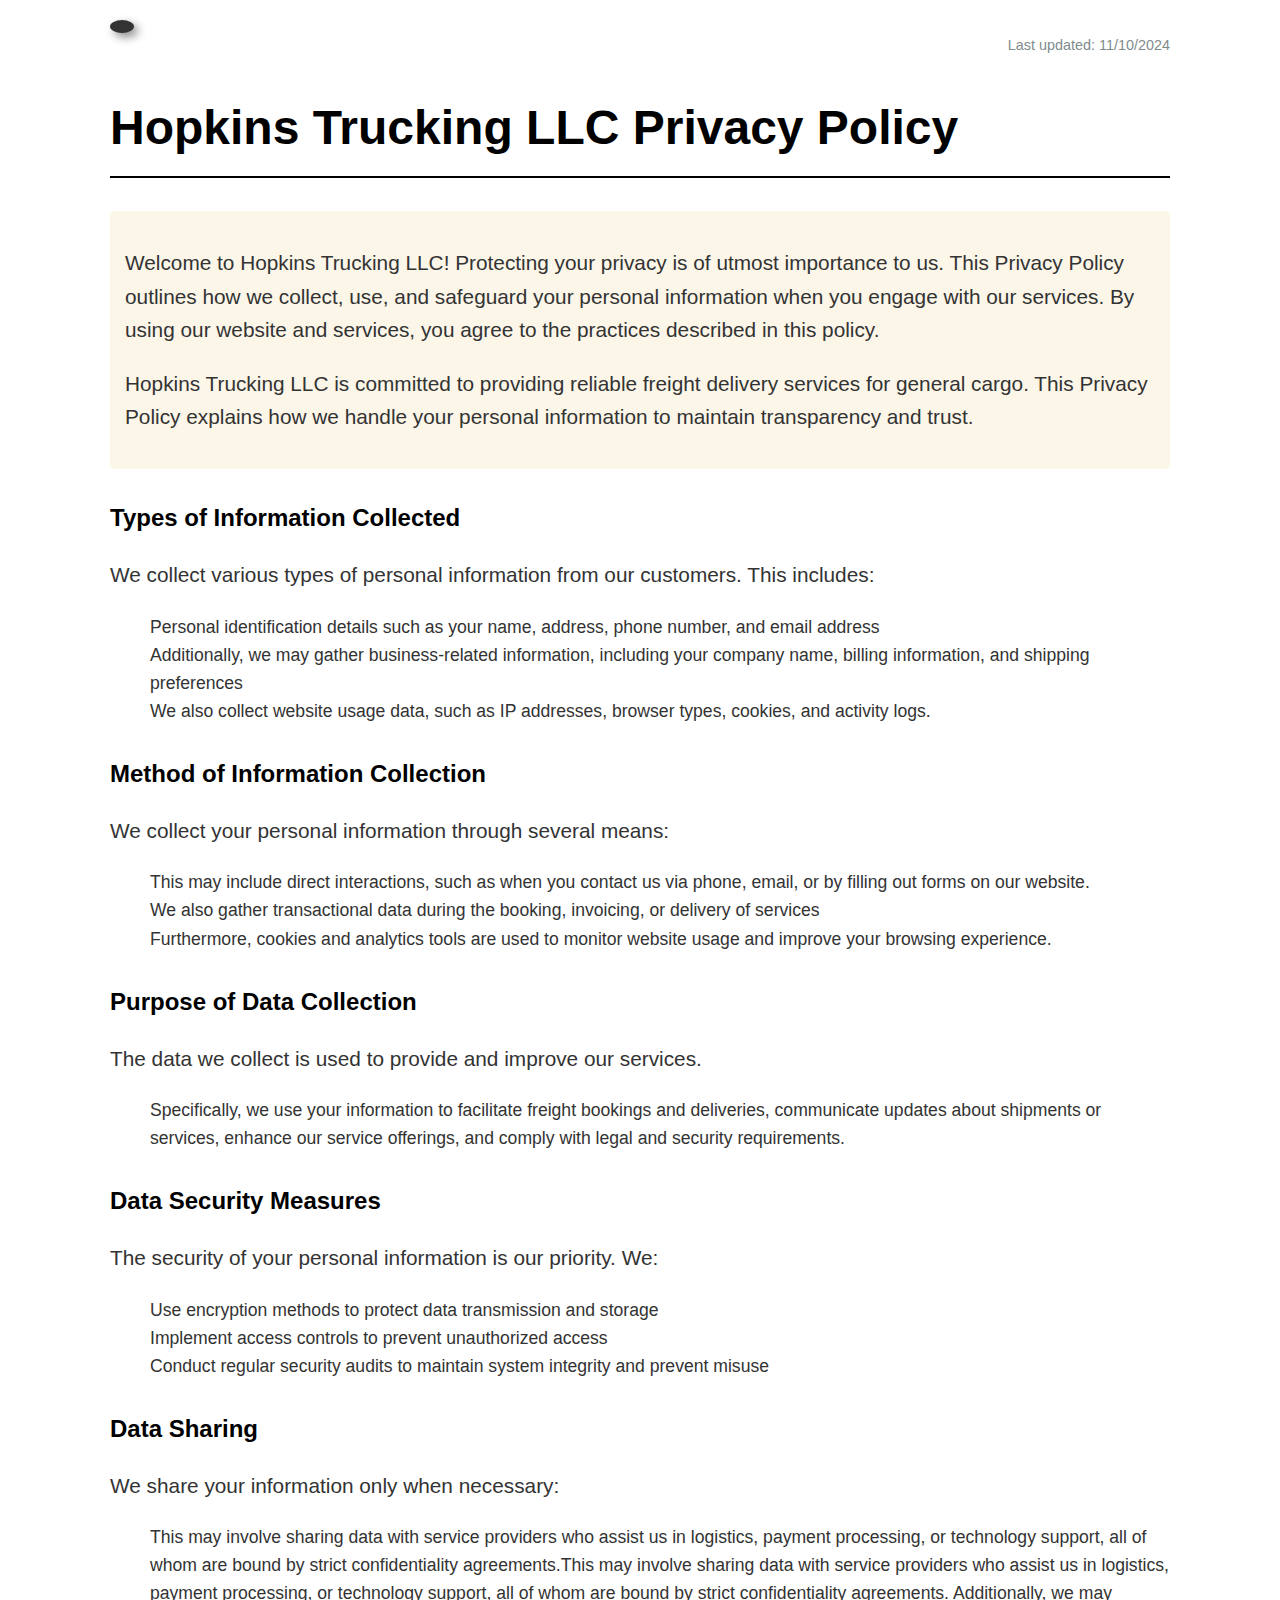
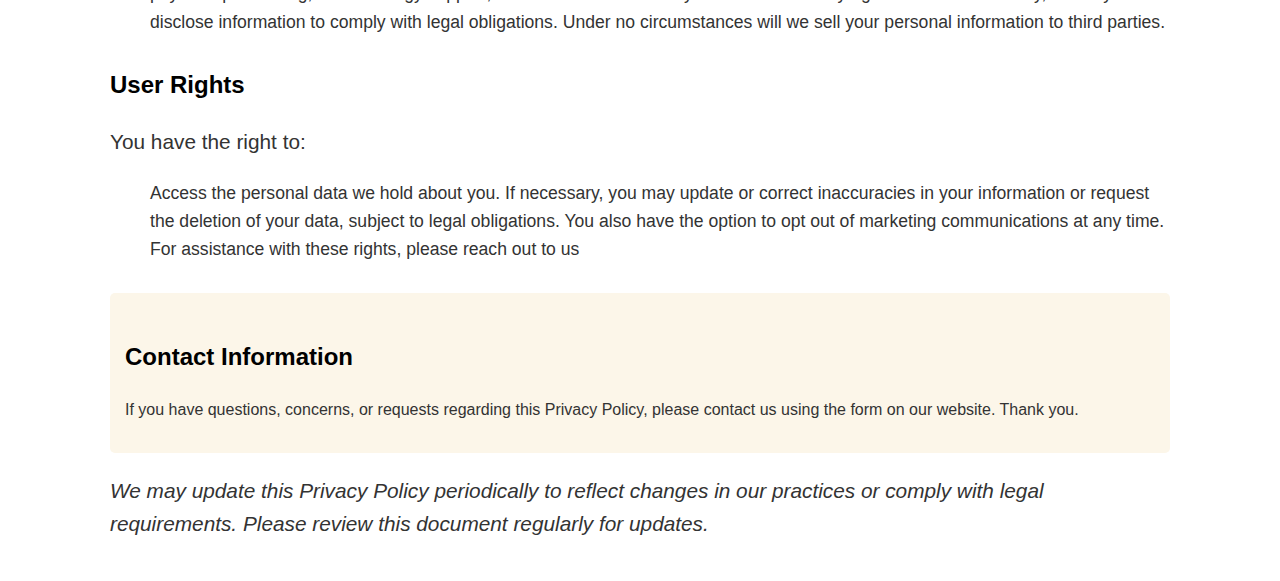
<file: privasy.html>
<!DOCTYPE html>
<html lang="en">

<head>
    <meta charset="UTF-8">
    <meta name="viewport" content="width=device-width, initial-scale=1.0">
    <title>Hopkins Trucking LLC - Privacy Policy</title>
    <link rel="stylesheet" href="https://cdnjs.cloudflare.com/ajax/libs/font-awesome/6.7.1/css/all.min.css"
        integrity="sha512-5Hs3dF2AEPkpNAR7UiOHba+lRSJNeM2ECkwxUIxC1Q/FLycGTbNapWXB4tP889k5T5Ju8fs4b1P5z/iB4nMfSQ=="
        crossorigin="anonymous" referrerpolicy="no-referrer" />
    <style>
        * {
            list-style: none;
            box-sizing: border-box;
        }

        body {
            font-family: Arial, sans-serif;
            line-height: 1.6;
            max-width: 1100px;
            margin: 0 auto;
            padding: 20px;
            color: #333;
        }

        h1 {
            color: #000000;
            border-bottom: 2px solid black;
            padding-bottom: 10px;
            font-size: 3rem;
        }

        h2 {
            color: black;
            margin-top: 30px;
        }

        header {
            position: fixed;
            background-color: #333;
            border-radius: 50%;
            padding: 8px 12px 5px 12px;
            box-shadow: 4px 4px 10px #888888;

        }

        i {
            font-size: 1.2rem;
            color: white;
        }

        .header-info {
            background-color: #fcf6e9;
            padding: 15px;
            border-radius: 5px;
            margin-bottom: 20px;
        }

        .contact-info {
            background-color: #fcf6e9;
            padding: 15px;
            border-radius: 5px;
            margin-top: 30px;
        }

        .last-updated {
            color: #7f8c8d;
            font-size: 0.9em;
            text-align: right;
        }

        p {
            font-size: 1.3rem;
        }

        li {
            font-size: 1.1rem;
        }

        .contact-info p {
            font-size: 1rem;
        }

        @media (max-width: 600px) {
            body {
                padding: 10px;
            }

            h1 {
                font-size: 2rem;
            }

            p {
                font-size: 1rem;
            }

            li {
                font-size: 0.9rem;
            }

            .contact-info p {
                font-size: 0.8rem;
            }
        }
    </style>
</head>

<body>
    <a href="./index.html">
        <header><i class="fa-solid fa-arrow-left"></i></header>
    </a>
    <p class="last-updated">Last updated: 11/10/2024</p>

    <h1>Hopkins Trucking LLC Privacy Policy</h1>

    <div class="header-info">
        <p>Welcome to Hopkins Trucking LLC! Protecting your privacy is of utmost importance to us. This
            Privacy Policy outlines how we collect, use, and safeguard your personal information when you
            engage with our services. By using our website and services, you agree to the practices
            described in this policy.</p>
        <p>Hopkins Trucking LLC is committed to providing reliable freight delivery services for
            general cargo. This Privacy Policy explains how we handle your personal information to
            maintain transparency and trust.
        </p>
    </div>

    <h2>Types of Information Collected</h2>
    <p>We collect various types of personal information from our customers. This includes:</p>
    <ul>
        <li>Personal identification details such as your name, address, phone number, and email address</li>
        <li>Additionally, we may gather business-related information, including your company name, billing
            information, and shipping preferences
        </li>
        <li>We also collect website usage data, such as IP
            addresses, browser types, cookies, and activity logs.</li>
    </ul>

    <h2>Method of Information Collection</h2>
    <p>We collect your personal information through several means:</p>
    <ul>
        <li>This may include direct
            interactions, such as when you contact us via phone, email, or by filling out forms on our
            website.
        </li>
        <li>We also gather transactional data during the booking, invoicing, or delivery of services</li>
        <li>Furthermore, cookies and analytics tools are used to monitor website usage and improve your
            browsing experience.</li>
    </ul>

    <h2>Purpose of Data Collection</h2>
    <p>The data we collect is used to provide and improve our services.</p>
    <ul>
        <li>Specifically, we use
            your information to facilitate freight bookings and deliveries, communicate updates about
            shipments or services, enhance our service offerings, and comply with legal and security
            requirements.
        </li>
    </ul>

    <h2>Data Security Measures</h2>
    <p>The security of your personal information is our priority. We:</p>
    <ul>
        <li>Use encryption methods to protect data transmission and storage</li>
        <li>Implement access controls to prevent unauthorized access</li>
        <li>Conduct regular security audits to maintain system integrity and prevent misuse</li>
    </ul>

    <h2>Data Sharing</h2>
    <p>We share your information only when necessary:</p>
    <ul>
        <li>This may involve sharing data with
            service providers who assist us in logistics, payment processing, or technology support, all of
            whom are bound by strict confidentiality agreements.This may involve sharing data with
            service providers who assist us in logistics, payment processing, or technology support, all of
            whom are bound by strict confidentiality agreements. Additionally, we may disclose information
            to comply with legal obligations. Under no circumstances will we sell your personal information
            to third parties.
            </li>
    </ul>

    <h2>User Rights</h2>
    <p>You have the right to:</p>
    <ul>
        <li>Access the personal data we hold about you. If necessary, you may
            update or correct inaccuracies in your information or request the deletion of your data, subject to
            legal obligations. You also have the option to opt out of marketing communications at any time.
            For assistance with these rights, please reach out to us</li>
    </ul>

    <div class="contact-info">
        <h2>Contact Information</h2>
        <p>If you have questions, concerns, or requests regarding this Privacy Policy, please contact us
            using the form on our website. Thank you.</p>
    </div>

    <p><em>We may update this Privacy Policy periodically to reflect changes in our practices or comply with legal
            requirements. Please review this document regularly for updates.</em></p>
</body>

</html>
</file>
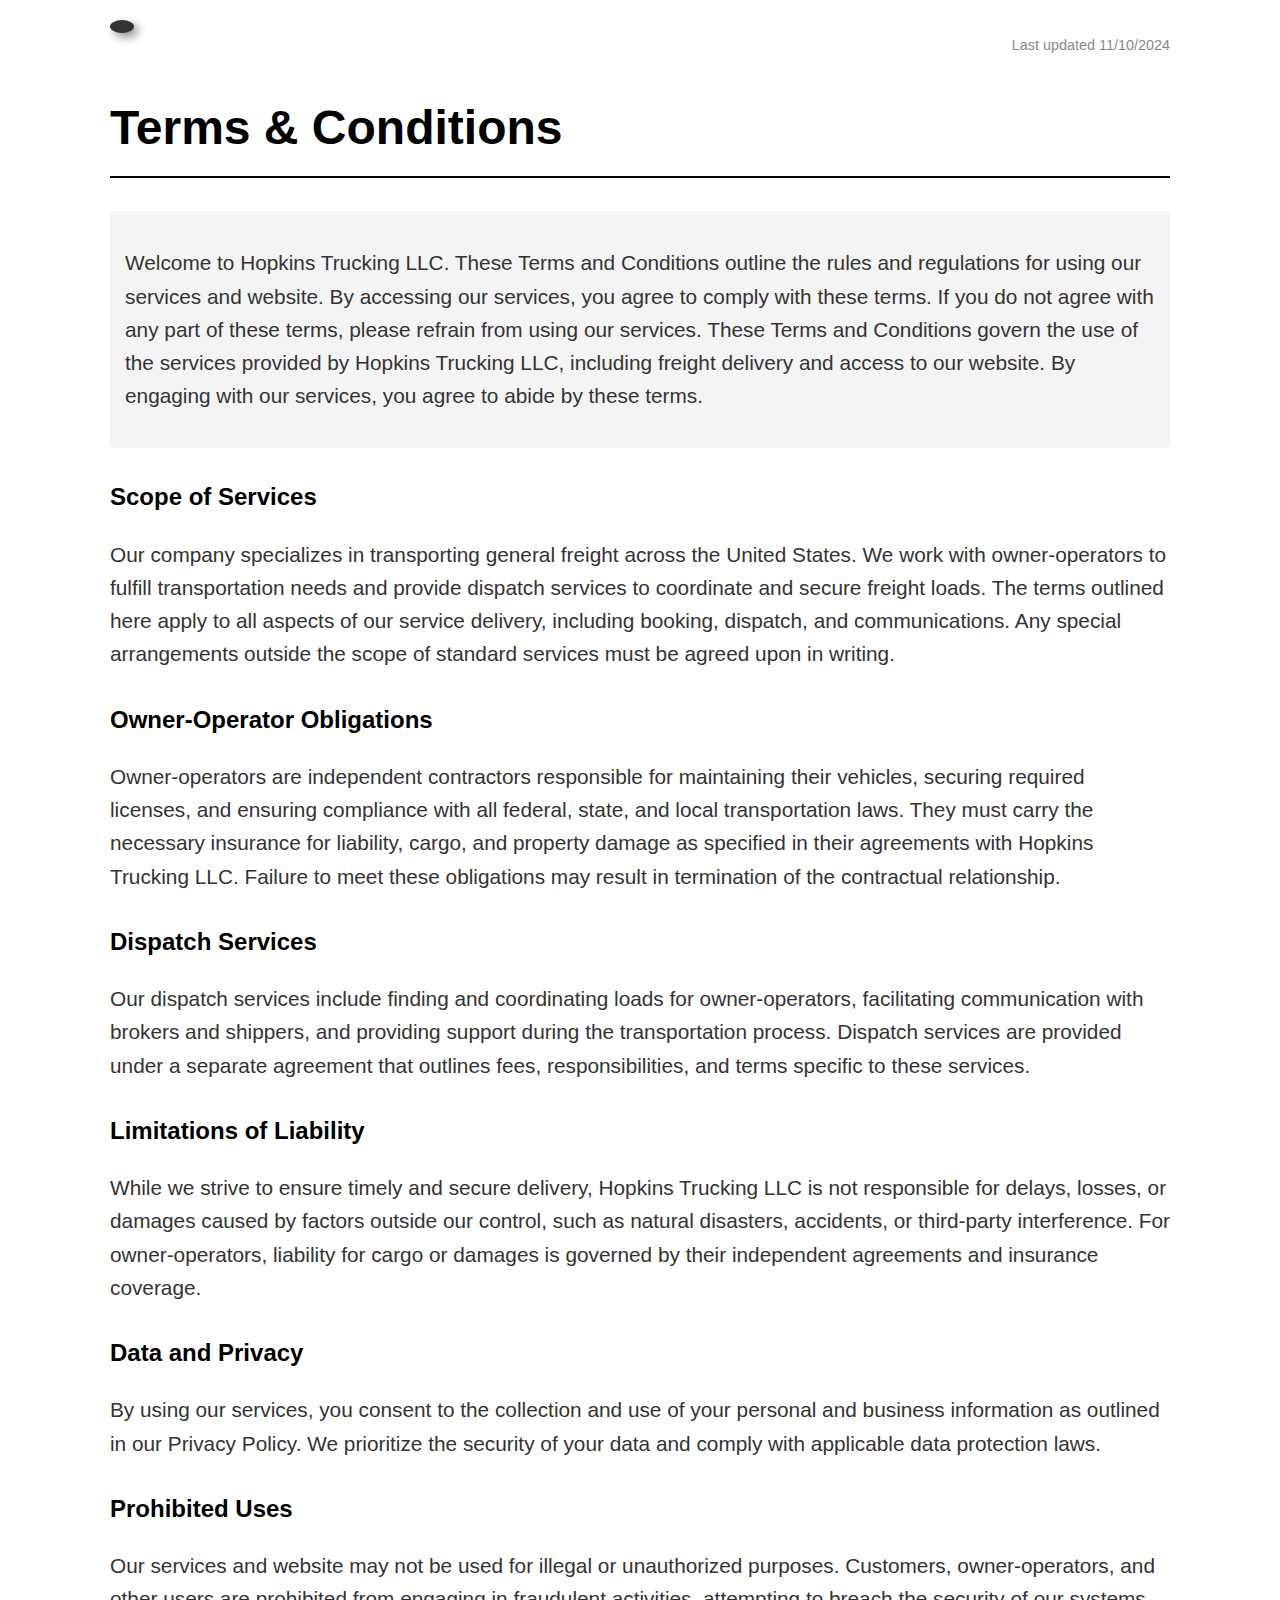
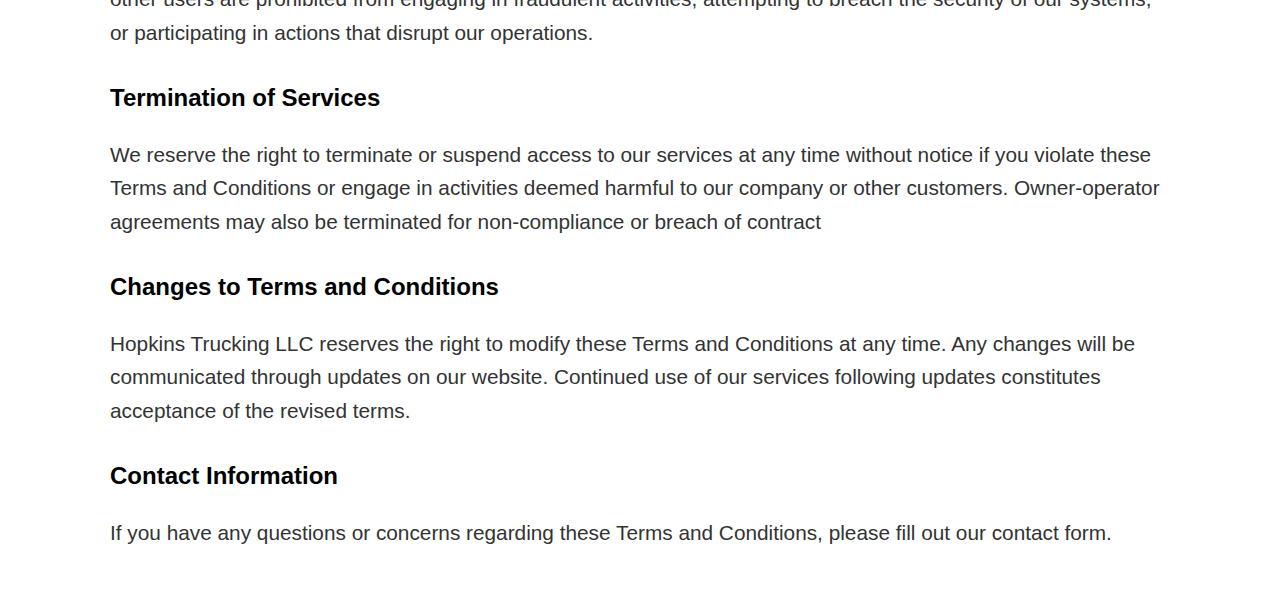
<file: terms.html>
<!DOCTYPE html>
<html lang="en">

<head>
    <meta charset="UTF-8">
    <meta name="viewport" content="width=device-width, initial-scale=1.0">
    <title>Hopkins Trucking LLC - Privacy Policy</title>
    <link rel="stylesheet" href="https://cdnjs.cloudflare.com/ajax/libs/font-awesome/6.7.1/css/all.min.css"
        integrity="sha512-5Hs3dF2AEPkpNAR7UiOHba+lRSJNeM2ECkwxUIxC1Q/FLycGTbNapWXB4tP889k5T5Ju8fs4b1P5z/iB4nMfSQ=="
        crossorigin="anonymous" referrerpolicy="no-referrer" />
    <style>
        * {
            list-style: none;
            box-sizing: border-box;
        }

        body {
            font-family: Arial, sans-serif;
            line-height: 1.6;
            max-width: 1100px;
            margin: 0 auto;
            padding: 20px;
            color: #333;
        }

        header {
            position: fixed;
            background-color: #333;
            border-radius: 50%;
            padding: 8px 12px 5px 12px;
            box-shadow: 4px 4px 10px #888888;
            
        }

        i {
            font-size: 1.2rem;
            color: white;
        }

        h1 {
            color: #000000;
            border-bottom: 2px solid #000000;
            padding-bottom: 10px;
            font-size: 3rem;
        }

        h2 {
            color: #000000;
            margin-top: 30px;
        }


        .header-info {
            background-color: #f4f4f4;
            padding: 15px;
            border-radius: 5px;
            margin-bottom: 20px;
        }

        .contact-info {
            background-color: #e9f5fc;
            padding: 15px;
            border-radius: 5px;
            margin-top: 30px;
        }

        .last-updated {
            color: #7f8c8d;
            font-size: 0.9em;
            text-align: right;
        }

        p {
            font-size: 1.3rem;
        }

        @media (max-width: 600px) {
            body {
                padding: 10px;
            }

            h1 {
                font-size: 2rem;
            }

            p {
                font-size: 1rem;
            }
        }
    </style>
</head>

<body>
    <a href="./index.html"><header><i class="fa-solid fa-arrow-left"></i></header></a>
    <p class="last-updated">Last updated 11/10/2024</p>

    <h1>Terms & Conditions</h1>

    <div class="header-info">
        <p>Welcome to Hopkins Trucking LLC. These Terms and Conditions outline the rules and
            regulations for using our services and website. By accessing our services, you agree to comply
            with these terms. If you do not agree with any part of these terms, please refrain from using our
            services. These Terms and Conditions govern the use of the services provided by Hopkins
            Trucking LLC, including freight delivery and access to our website. By engaging with our
            services, you agree to abide by these terms.            
        </p>
    </div>

    <h2>Scope of Services</h2>
    <p>Our company specializes in transporting general freight across the United States. We
        work with owner-operators to fulfill transportation needs and provide dispatch services to
        coordinate and secure freight loads. The terms outlined here apply to all aspects of our service
        delivery, including booking, dispatch, and communications. Any special arrangements outside
        the scope of standard services must be agreed upon in writing.        
    </p>

    <h2>Owner-Operator Obligations</h2>
    <p>Owner-operators are independent contractors responsible for maintaining their vehicles,
        securing required licenses, and ensuring compliance with all federal, state, and local
        transportation laws. They must carry the necessary insurance for liability, cargo, and property
        damage as specified in their agreements with Hopkins Trucking LLC. Failure to meet these
        obligations may result in termination of the contractual relationship.        
    </p>
    <h2>Dispatch Services</h2>
    <p>Our dispatch services include finding and coordinating loads for owner-operators,
        facilitating communication with brokers and shippers, and providing support during the
        transportation process. Dispatch services are provided under a separate agreement that
        outlines fees, responsibilities, and terms specific to these services.        
    </p>

    <h2>Limitations of Liability</h2>
    <p>While we strive to ensure timely and secure delivery, Hopkins Trucking LLC is not
        responsible for delays, losses, or damages caused by factors outside our control, such as
        natural disasters, accidents, or third-party interference. For owner-operators, liability for cargo or
        damages is governed by their independent agreements and insurance coverage.        
    </p>

    <h2>Data and Privacy</h2>
    <p>By using our services, you consent to the collection and use of your personal and business
        information as outlined in our Privacy Policy. We prioritize the security of your data and comply
        with applicable data protection laws.        
    </p>
    <h2>Prohibited Uses</h2>
    <p>Our services and website may not be used for illegal or unauthorized purposes.
        Customers, owner-operators, and other users are prohibited from engaging in fraudulent
        activities, attempting to breach the security of our systems, or participating in actions that disrupt
        our operations.
    </p>

    <h2>Termination of Services</h2>
    <p>We reserve the right to terminate or suspend access to our services at any time without notice if
        you violate these Terms and Conditions or engage in activities deemed harmful to our company
        or other customers. Owner-operator agreements may also be terminated for non-compliance or
        breach of contract
    </p>

    <h2>Changes to Terms and Conditions</h2>
    <p>Hopkins Trucking LLC reserves the right to modify these Terms and Conditions at any time. Any
        changes will be communicated through updates on our website. Continued use of our services
        following updates constitutes acceptance of the revised terms.        
    </p>

    <h2>Contact Information</h2>
    <p>If you have any questions or concerns regarding these Terms and Conditions, please fill out our
        contact form.
    </p>
</body>

</html>
</file>
